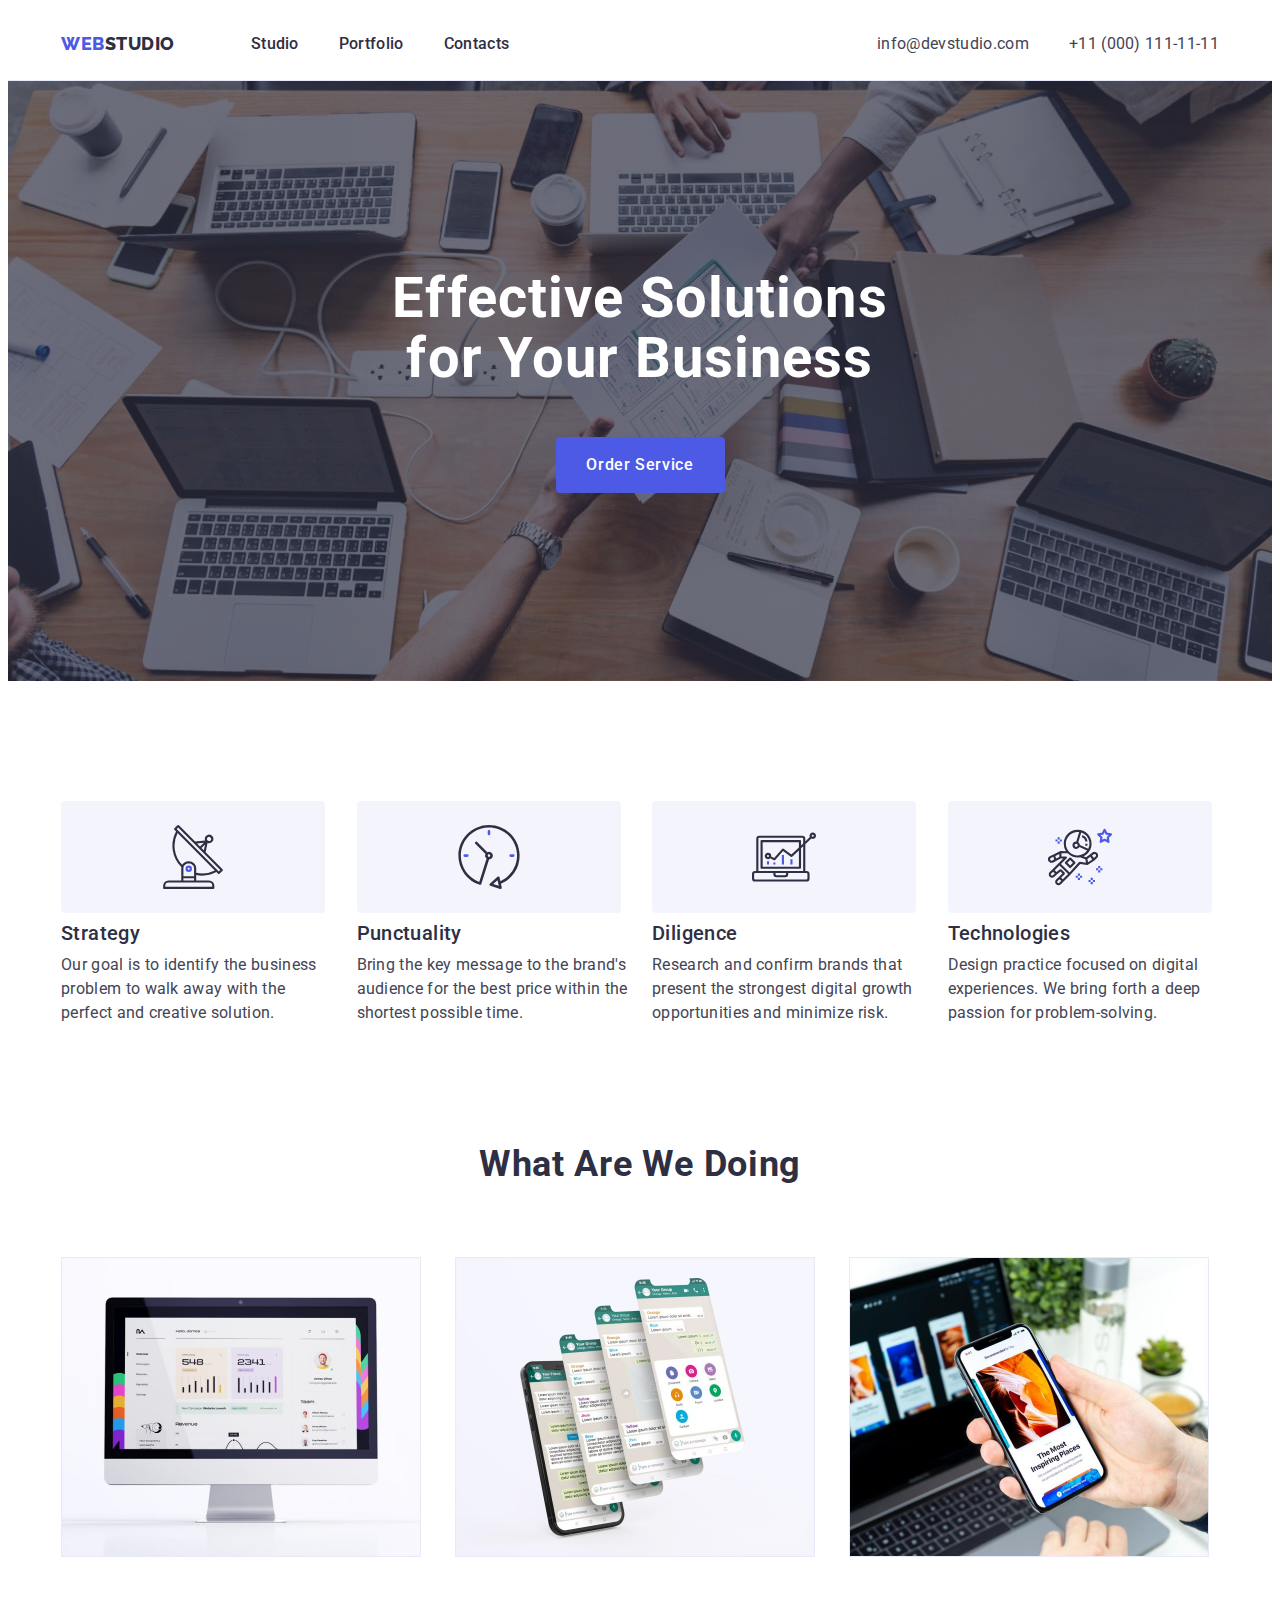
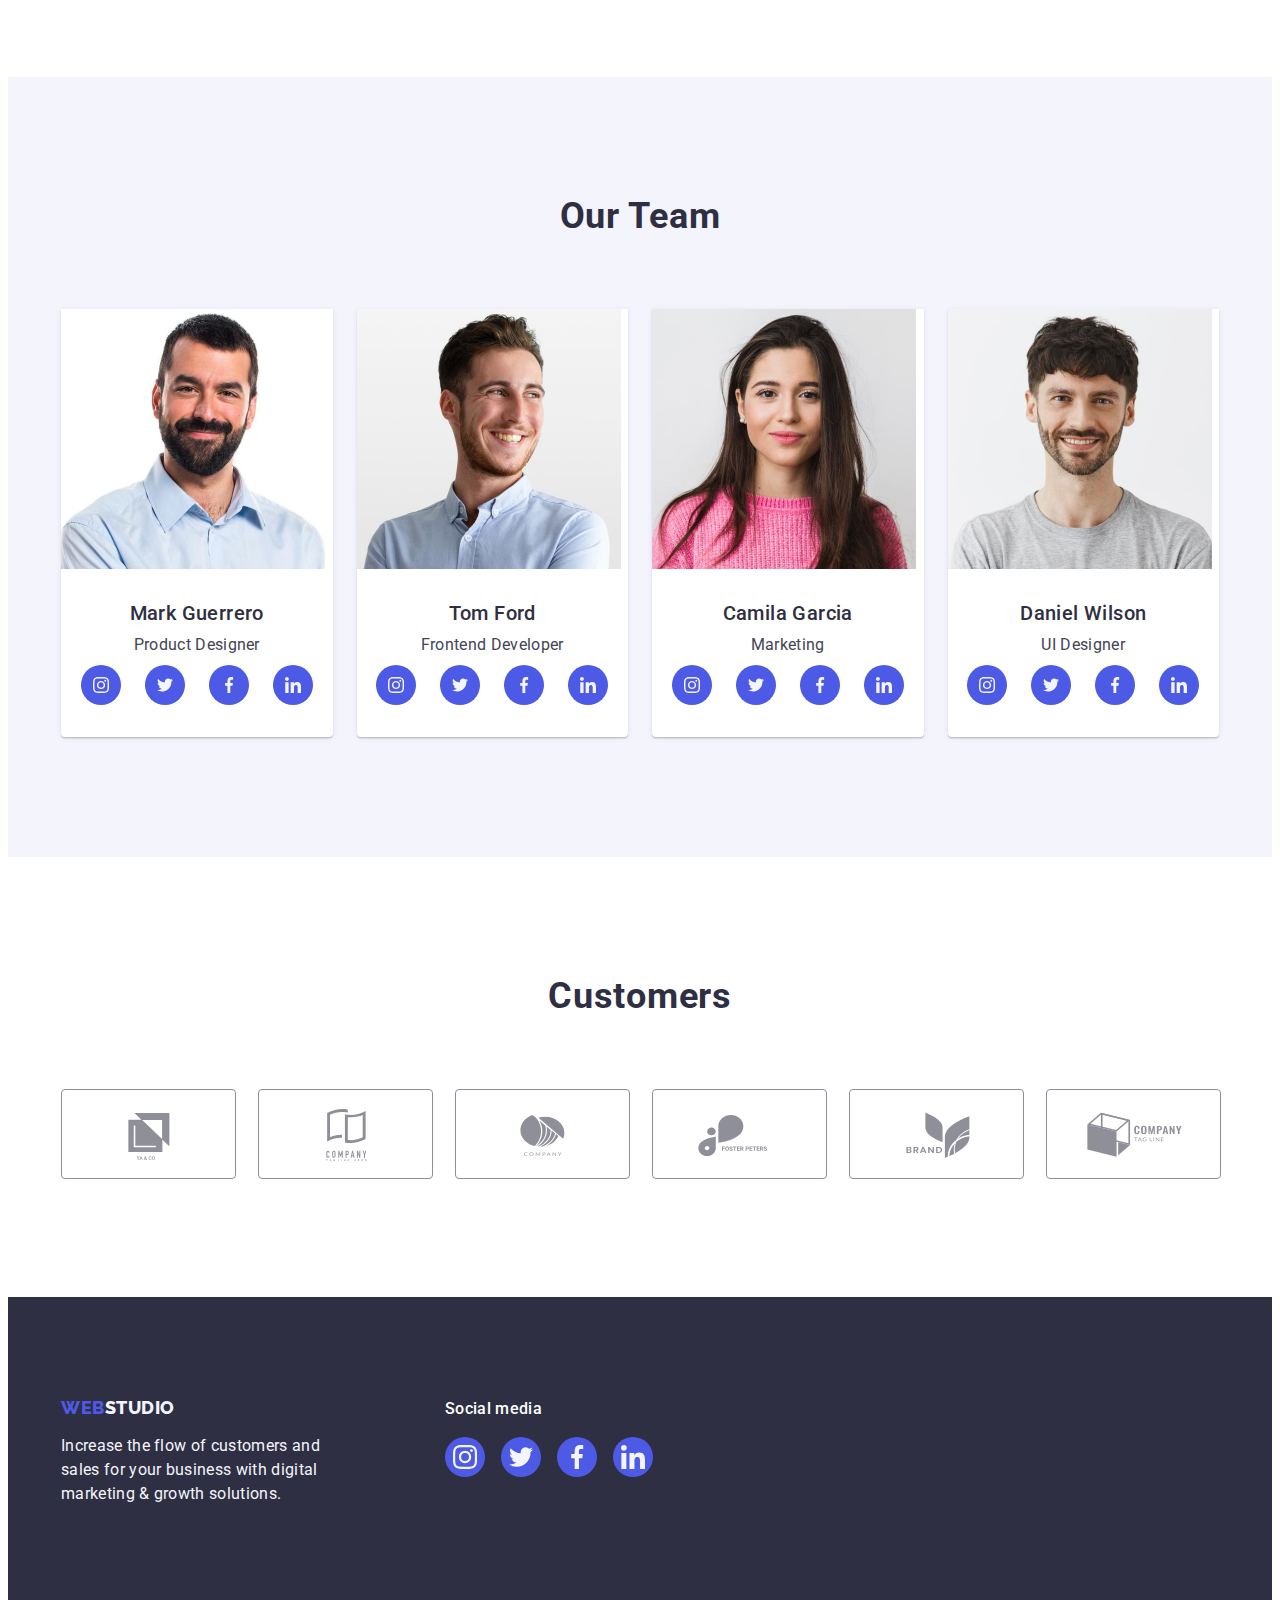
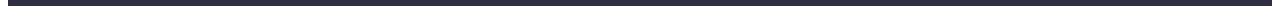
<file: index.html>
<!DOCTYPE html>
<html lang="en">

<head>
    <meta charset="UTF-8" />
    <meta http-equiv="X-UA-Compatible" content="IE=edge" />
    <meta name="viewport" content="width=device-width, initial-scale=1.0" />
    <link rel="preconnect" href="https://fonts.googleapis.com" />
    <link rel="preconnect" href="https://fonts.gstatic.com" crossorigin />
    <link href="https://fonts.googleapis.com/css2?family=Raleway:wght@800&family=Roboto:wght@400;500;700&display=swap"
        rel="stylesheet" />
    <title>Web Studio</title>
    <link rel="stylesheet" href="https://cdnjs.cloudflare.com/ajax/libs/modern-normalize/2.0.0/modern-normalize.min.css"
        integrity="sha512-4xo8blKMVCiXpTaLzQSLSw3KFOVPWhm/TRtuPVc4WG6kUgjH6J03IBuG7JZPkcWMxJ5huwaBpOpnwYElP/m6wg=="
        crossorigin="anonymous" referrerpolicy="no-referrer" />
    <link rel="stylesheet" href="./css/styles.css" />
</head>

<body>
    <header class="header">
        <div class="container header-container">
            <nav class="header-nav">
                <a href="./index.html" class="header-logo link">Web<span class="header-logo-dark">Studio</span></a>
                <ul class="header-menu list">
                    <li class="header-menu-item">
                        <a class="header-menu-link link current" href="./index.html">Studio</a>
                    </li>
                    <li class="header-menu-item">
                        <a href="./portfolio.html" class="header-menu-link link current">Portfolio</a>
                    </li>
                    <li class="header-menu-item">
                        <a href="" class="header-menu-link link current">Contacts</a>
                    </li>
                </ul>
            </nav>
            <address class="address">
                <ul class="address-list list">
                    <li class="address-list-item">
                        <a href="mailto:info@devstudio.com" class="address-list-link link">info@devstudio.com</a>
                    </li>
                    <li class="address-list-item">
                        <a href="tel:+110001111111" class="address-list-link link">+11 (000) 111-11-11</a>
                    </li>
                </ul>
            </address>
        </div>
    </header>

    <main>
        <section class="hero">
            <div class="container hero-container">
                <h1 class="hero-title">Effective Solutions for Your Business</h1>
                <button class="hero-button button-active" type="button" data-modal-open>
                    Order Service
                </button>
            </div>
        </section>
        <section class="points">
            <div class="container">
                <h2 class="visually-hidden">main points</h2>
                <ul class="points-list list">
                    <li class="points-list-item">
                        <div class="points-item-block">
                            <svg class="points-item-icon" width="64px" height="64px">
                                <use href="./images/icons.svg#icon-antenna-1"></use>
                            </svg>
                        </div>
                        <h3 class="points-list-item-title">Strategy</h3>
                        <p class="points-list-item-paragraph">
                            Our goal is to identify the business problem to walk away with
                            the perfect and creative solution.
                        </p>
                    </li>
                    <li class="points-list-item">
                        <div class="points-item-block">
                            <svg class="points-item-icon" width="64px" height="64px">
                                <use href="./images/icons.svg#icon-clock-1"></use>
                            </svg>
                        </div>
                        <h3 class="points-list-item-title">Punctuality</h3>
                        <p class="points-list-item-paragraph">
                            Bring the key message to the brand's audience for the best price
                            within the shortest possible time.
                        </p>
                    </li>
                    <li class="points-list-item">
                        <div class="points-item-block">
                            <svg class="points-item-icon" width="64px" height="64px">
                                <use href="./images/icons.svg#icon-diagram-1"></use>
                            </svg>
                        </div>
                        <h3 class="points-list-item-title">Diligence</h3>
                        <p class="points-list-item-paragraph">
                            Research and confirm brands that present the strongest digital
                            growth opportunities and minimize risk.
                        </p>
                    </li>
                    <li class="points-list-item">
                        <div class="points-item-block">
                            <svg class="points-item-icon" width="64px" height="64px">
                                <use href="./images/icons.svg#icon-astronaut-1"></use>
                            </svg>
                        </div>
                        <h3 class="points-list-item-title">Technologies</h3>
                        <p class="points-list-item-paragraph">
                            Design practice focused on digital experiences. We bring forth a
                            deep passion for problem-solving.
                        </p>
                    </li>
                </ul>
            </div>
        </section>
        <section class="doing">
            <div class="container">
                <h2 class="doing-title">What are we doing</h2>
                <ul class="doing-list list">
                    <li class="doing-list-item">
                        <img src="./images/screen.jpg" alt="monitor" width="360" height="300" />
                    </li>
                    <li class="doing-list-item">
                        <img src="./images/telephone.jpg" alt="mobile phone with alot of windows" width="360" height="300" />
                    </li>
                    <li class="doing-list-item">
                        <img src="./images/telephone2.jpg" alt="mobile phone in front of laptop" width="360" height="300" />
                    </li>
                </ul>
            </div>
        </section>
        <section class="team">
            <div class="container">
                <h2 class="team-title">Our Team</h2>
                <ul class="team-list list">
                    <li class="team-list-item">
                        <img src="./images/person_1.jpg" alt="Mark Guerrero photo" width="264" height="260" />
                        <div class="team-tex">
                            <h3 class="team-subtitle">Mark Guerrero</h3>
                            <p class="team-paragraph">Product Designer</p>
                        </div>
                        <div>
                            <ul class="team-list-soc list">
                                <li class="team-soc-item">
                                    <a href="" class="team-soc-link" target="_blank" aria-label="instagram">
                                        <span>
                                            <svg class="team-soc-icon" width="16px" height="16px">
                                                <use href="./images/icons.svg#icon-instagram-2"></use>
                                            </svg>
                                        </span>
                                    </a>
                                </li>
                                <li class="team-soc-item">
                                    <a href="" class="team-soc-link" target="_blank" aria-label="twitter">
                                        <span>
                                            <svg class="team-soc-icon" width="16px" height="16px">
                                                <use href="./images/icons.svg#icon-twitter-1"></use>
                                            </svg>
                                        </span>
                                    </a>
                                </li>
                                <li class="team-soc-item">
                                    <a href="" class="team-soc-link" target="_blank" aria-label="facebook">
                                        <span>
                                            <svg class="team-soc-icon" width="16px" height="16px">
                                                <use href="./images/icons.svg#icon-facebook-1"></use>
                                            </svg>
                                        </span>
                                    </a>
                                </li>
                                <li class="team-soc-item">
                                    <a href="" class="team-soc-link" target="_blank" aria-label="in">
                                        <span>
                                            <svg class="team-soc-icon" width="16px" height="16px">
                                                <use href="./images/icons.svg#icon-linkedin-1"></use>
                                            </svg>
                                        </span>
                                    </a>
                                </li>
                            </ul>
                        </div>
                    </li>
                    <li class="team-list-item">
                        <img src="./images/person_2.jpg" alt="Tom Ford photo" width="264" height="260" />
                        <div class="team-tex">
                            <h3 class="team-subtitle">Tom Ford</h3>
                            <p class="team-paragraph">Frontend Developer</p>
                        </div>
                        <div>
                            <ul class="team-list-soc list">
                                <li class="team-soc-item">
                                    <a href="" class="team-soc-link" target="_blank" aria-label="instagram">
                                        <span>
                                            <svg class="team-soc-icon" width="16px" height="16px">
                                                <use href="./images/icons.svg#icon-instagram-2"></use>
                                            </svg>
                                        </span>
                                    </a>
                                </li>
                                <li class="team-soc-item">
                                    <a href="" class="team-soc-link" target="_blank" aria-label="twitter">
                                        <span>
                                            <svg class="team-soc-icon" width="16px" height="16px">
                                                <use href="./images/icons.svg#icon-twitter-1"></use>
                                            </svg>
                                        </span>
                                    </a>
                                </li>
                                <li class="team-soc-item">
                                    <a href="" class="team-soc-link" target="_blank" aria-label="facebook">
                                        <span>
                                            <svg class="team-soc-icon" width="16px" height="16px">
                                                <use href="./images/icons.svg#icon-facebook-1"></use>
                                            </svg>
                                        </span>
                                    </a>
                                </li>
                                <li class="team-soc-item">
                                    <a href="" class="team-soc-link" target="_blank" aria-label="in">
                                        <span>
                                            <svg class="team-soc-icon" width="16px" height="16px">
                                                <use href="./images/icons.svg#icon-linkedin-1"></use>
                                            </svg>
                                        </span>
                                    </a>
                                </li>
                            </ul>
                        </div>
                    </li>
                    <li class="team-list-item">
                        <img src="./images/person_3.jpg" alt="Camila Garcia photo" width="264" height="260" />
                        <div class="team-tex">
                            <h3 class="team-subtitle">Camila Garcia</h3>
                            <p class="team-paragraph">Marketing</p>
                        </div>
                        <div>
                            <ul class="team-list-soc list">
                                <li class="team-soc-item">
                                    <a href="" class="team-soc-link" target="_blank" aria-label="instagram">
                                        <span>
                                            <svg class="team-soc-icon" width="16px" height="16px">
                                                <use href="./images/icons.svg#icon-instagram-2"></use>
                                            </svg>
                                        </span>
                                    </a>
                                </li>
                                <li class="team-soc-item">
                                    <a href="" class="team-soc-link" target="_blank" aria-label="twitter">
                                        <span>
                                            <svg class="team-soc-icon" width="16px" height="16px">
                                                <use href="./images/icons.svg#icon-twitter-1"></use>
                                            </svg>
                                        </span>
                                    </a>
                                </li>
                                <li class="team-soc-item">
                                    <a href="" class="team-soc-link" target="_blank" aria-label="facebook">
                                        <span>
                                            <svg class="team-soc-icon" width="16px" height="16px">
                                                <use href="./images/icons.svg#icon-facebook-1"></use>
                                            </svg>
                                        </span>
                                    </a>
                                </li>
                                <li class="team-soc-item">
                                    <a href="" class="team-soc-link" target="_blank" aria-label="in">
                                        <span>
                                            <svg class="team-soc-icon" width="16px" height="16px">
                                                <use href="./images/icons.svg#icon-linkedin-1"></use>
                                            </svg>
                                        </span>
                                    </a>
                                </li>
                            </ul>
                        </div>
                    </li>
                    <li class="team-list-item">
                        <img src="./images/person_4.jpg" alt="Daniel Wilson photo" width="264" height="260" />
                        <div class="team-tex">
                            <h3 class="team-subtitle">Daniel Wilson</h3>
                            <p class="team-paragraph">UI Designer</p>
                        </div>
                        <div>
                            <ul class="team-list-soc list">
                                <li class="team-soc-item">
                                    <a href="" class="team-soc-link" target="_blank" aria-label="instagram">
                                        <span>
                                            <svg class="team-soc-icon" width="16px" height="16px">
                                                <use href="./images/icons.svg#icon-instagram-2"></use>
                                            </svg>
                                        </span>
                                    </a>
                                </li>
                                <li class="team-soc-item">
                                    <a href="" class="team-soc-link" target="_blank" aria-label="twitter">
                                        <span>
                                            <svg class="team-soc-icon" width="16px" height="16px">
                                                <use href="./images/icons.svg#icon-twitter-1"></use>
                                            </svg>
                                        </span>
                                    </a>
                                </li>
                                <li class="team-soc-item">
                                    <a href="" class="team-soc-link" target="_blank" aria-label="facebook">
                                        <span>
                                            <svg class="team-soc-icon" width="16px" height="16px">
                                                <use href="./images/icons.svg#icon-facebook-1"></use>
                                            </svg>
                                        </span>
                                    </a>
                                </li>
                                <li class="team-soc-item">
                                    <a href="" class="team-soc-link" target="_blank" aria-label="in">
                                        <span>
                                            <svg class="team-soc-icon" width="16px" height="16px">
                                                <use href="./images/icons.svg#icon-linkedin-1"></use>
                                            </svg>
                                        </span>
                                    </a>
                                </li>
                            </ul>
                        </div>
                    </li>
                </ul>
            </div>
        </section>
        <section class="customers">
            <div class="container">
                <h2 class="customers-title">Customers</h2>
                <ul class="customers-list list">
                    <li class="customers-item">
                        <a href="" class="customers-link" target="_blank">
                            <svg class="customers-icon" width="104px" height="56px">
                                <use href="./images/icons.svg#icon-Logo-1"></use>
                            </svg>
                        </a>
                    </li>
                    <li class="customers-item">
                        <a href="" class="customers-link" target="_blank">
                            <svg class="customers-icon" width="104px" height="56px">
                                <use href="./images/icons.svg#icon-Logo-2"></use>
                            </svg>
                        </a>
                    </li>
                    <li class="customers-item">
                        <a href="" class="customers-link" target="_blank">
                            <svg class="customers-icon" width="104px" height="56px">
                                <use href="./images/icons.svg#icon-Logo-3"></use>
                            </svg>
                        </a>
                    </li>
                    <li class="customers-item">
                        <a href="" class="customers-link" target="_blank">
                            <svg class="customers-icon" width="104px" height="56px">
                                <use href="./images/icons.svg#icon-Logo-4"></use>
                            </svg>
                        </a>
                    </li>
                    <li class="customers-item">
                        <a href="" class="customers-link" target="_blank">
                            <svg class="customers-icon" width="104px" height="56px">
                                <use href="./images/icons.svg#icon-Logo-5"></use>
                            </svg>
                        </a>
                    </li>
                    <li class="customers-item">
                        <a href="" class="customers-link" target="_blank">
                            <svg class="customers-icon" width="104px" height="56px">
                                <use href="./images/icons.svg#icon-Logo-6"></use>
                            </svg>
                        </a>
                    </li>
                </ul>
            </div>
        </section>
    </main>

    <footer class="footer">
        <div class="container footer-container">
            <div>
                <a class="footer-logo link" href="./index.html">Web<span class="footer-logo-white">Studio</span></a>
                <p class="footer-paragraph">
                    Increase the flow of customers and sales for your business with
                    digital marketing & growth solutions.
                </p>
            </div>

            <div>
                <p class="footer-soc-paragraph">Social media</p>
                <ul class="footer-list-soc list">
                    <li class="footer-soc-item">
                        <a href="" class="footer-soc-link" target="_blank" aria-label="instagram">
                            <span>
                                <svg class="footer-soc-icon" width="24px" height="24px">
                                    <use href="./images/icons.svg#icon-instagram-2"></use>
                                </svg>
                            </span>
                        </a>
                    </li>
                    <li class="footer-soc-item">
                        <a href="" class="footer-soc-link" target="_blank" aria-label="twitter">
                            <span>
                                <svg class="footer-soc-icon" width="24px" height="24px">
                                    <use href="./images/icons.svg#icon-twitter-1"></use>
                                </svg>
                            </span>
                        </a>
                    </li>
                    <li class="footer-soc-item">
                        <a href="" class="footer-soc-link" target="_blank" aria-label="facebook">
                            <span>
                                <svg class="footer-soc-icon" width="24px" height="24px">
                                    <use href="./images/icons.svg#icon-facebook-1"></use>
                                </svg>
                            </span>
                        </a>
                    </li>
                    <li class="footer-soc-item">
                        <a href="" class="footer-soc-link" target="_blank" aria-label="in">
                            <span>
                                <svg class="footer-soc-icon" width="24px" height="24px">
                                    <use href="./images/icons.svg#icon-linkedin-1"></use>
                                </svg>
                            </span>
                        </a>
                    </li>
                </ul>
            </div>
        </div>
    </footer>
    <div class="backdrop is-hidden" data-modal>
        <div class="modal">
            <button type="button" class="modal-btn" data-modal-close>
                <svg class="icon-close-black" width="8px" height="8px">
                    <use href="./images/icons.svg#icon-close-black"></use>
                </svg>
            </button>
        </div>
    </div>
    <script src="./js/modal.js"></script>
</body>

</html>
</file>
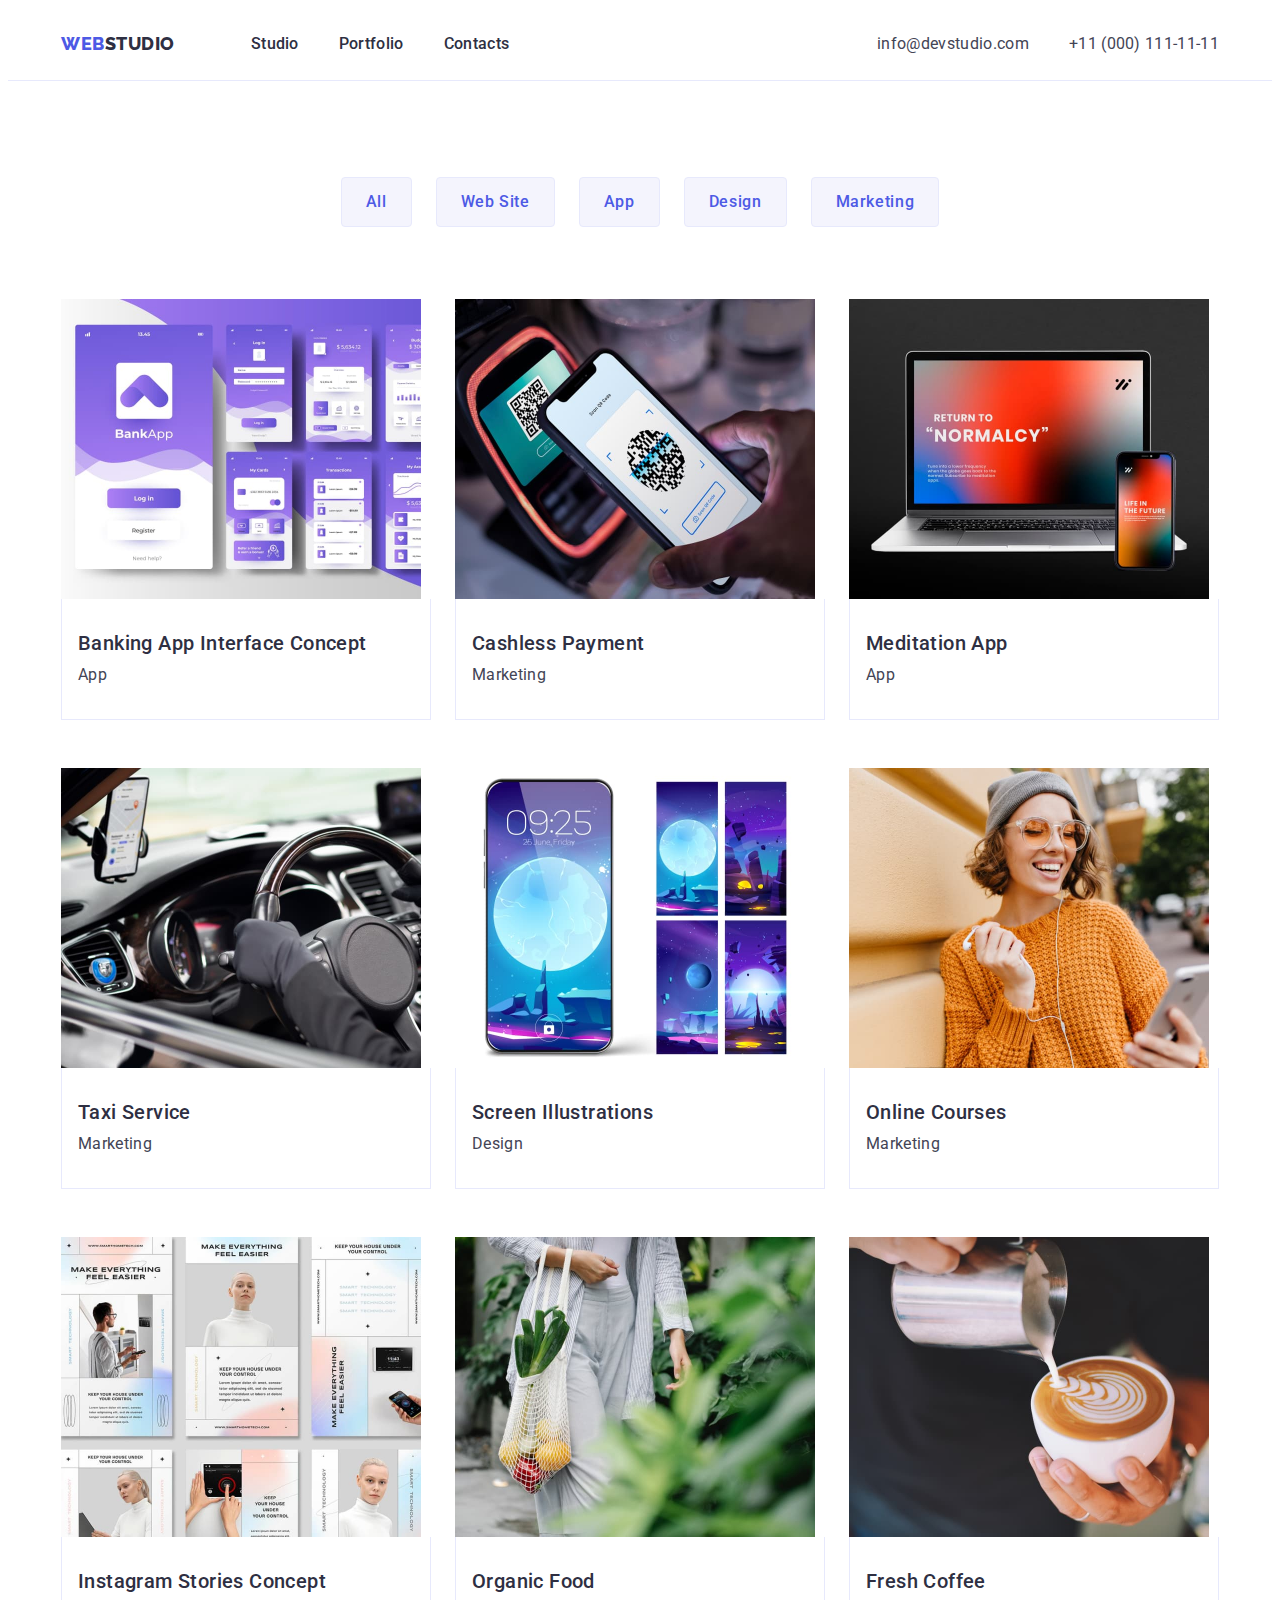
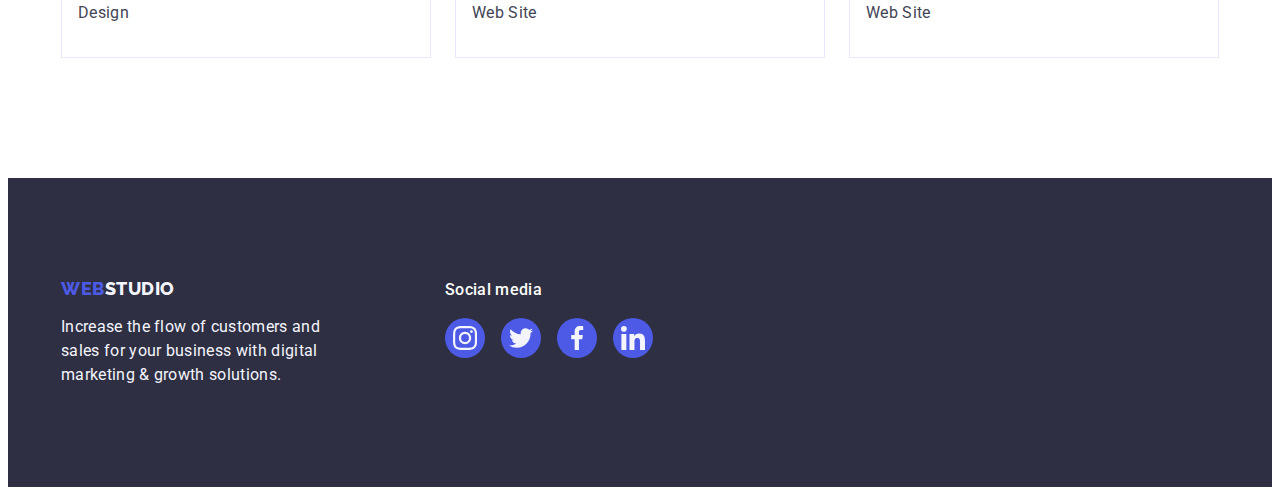
<file: portfolio.html>
<!DOCTYPE html>
<html lang="en">

<head>
    <meta charset="UTF-8" />
    <meta http-equiv="X-UA-Compatible" content="IE=edge" />
    <meta name="viewport" content="width=device-width, initial-scale=1.0" />
    <link rel="preconnect" href="https://fonts.googleapis.com" />
    <link rel="preconnect" href="https://fonts.gstatic.com" crossorigin />
    <link href="https://fonts.googleapis.com/css2?family=Raleway:wght@800&family=Roboto:wght@400;500;700&display=swap"
        rel="stylesheet" />
    <title>Web Studio</title>
    <link rel="stylesheet" href="https://cdnjs.cloudflare.com/ajax/libs/modern-normalize/2.0.0/modern-normalize.min.css"
        integrity="sha512-4xo8blKMVCiXpTaLzQSLSw3KFOVPWhm/TRtuPVc4WG6kUgjH6J03IBuG7JZPkcWMxJ5huwaBpOpnwYElP/m6wg=="
        crossorigin="anonymous" referrerpolicy="no-referrer" />
    <link rel="stylesheet" href="./css/styles.css" />
</head>

<body>
    <header class="header">
        <div class="container header-container">
            <nav class="header-nav">
                <a href="./index.html" class="header-logo link">Web<span class="header-logo-dark">Studio</span></a>
                <ul class="header-menu list">
                    <li class="header-menu-item">
                        <a class="header-menu-link link" href="./index.html">Studio</a>
                    </li>
                    <li class="header-menu-item">
                        <a href="./portfolio.html" class="header-menu-link link current">Portfolio</a>
                    </li>
                    <li class="header-menu-item">
                        <a href="" class="header-menu-link link">Contacts</a>
                    </li>
                </ul>
            </nav>
            <address class="address">
                <ul class="address-list list">
                    <li class="address-list-item">
                        <a href="mailto:info@devstudio.com" class="address-list-link link">info@devstudio.com</a>
                    </li>
                    <li class="address-list-item">
                        <a href="tel:+110001111111" class="address-list-link link">+11 (000) 111-11-11</a>
                    </li>
                </ul>
            </address>
        </div>
    </header>
    <main>
        <section class="portfolio">
            <div class="container">
                <h1 class="visually-hidden">Portfolio</h1>
                <!-- button list -->
                <ul class="button-list list">
                    <li>
                        <button type="button" class="button-list-item button-active">
                            All
                        </button>
                    </li>
                    <li>
                        <button type="button" class="button-list-item button-active">
                            Web Site
                        </button>
                    </li>
                    <li>
                        <button type="button" class="button-list-item button-active">
                            App
                        </button>
                    </li>
                    <li>
                        <button type="button" class="button-list-item button-active">
                            Design
                        </button>
                    </li>
                    <li>
                        <button type="button" class="button-list-item button-active">
                            Marketing
                        </button>
                    </li>
                </ul>

                <!-- portfolio list -->
                <ul class="portfolio-list list">
                    <li class="portfolio-link">
                        <a class="link img-link" href="">
                            <div class="photo-cover-block">
                                <img src="./images/Bank-app.jpg" alt="Banking App Interface" width="360"
                                    height="300" />
                                <div class="portfolio-cover-block">
                                    <p class="portfolio-cover-paragraph">
                                        14 Stylish and User-Friendly App Design Concepts · Task
                                        Manager App · Calorie Tracker App · Exotic Fruit Ecommerce
                                        App · Cloud Storage App
                                    </p>
                                </div>
                            </div>
                            <div class="portfolio-tex">
                                <h2 class="portfolio-link-title">
                                    Banking App Interface Concept
                                </h2>
                                <p class="portfolio-link-paragraph">App</p>
                            </div>
                        </a>
                    </li>
                    <li class="portfolio-link">
                        <a class="link img-link" href="">
                            <div class="photo-cover-block">
                                <img src="./images/QR.jpg" alt="Cashless Payment" width="360"
                                    height="300" />
                                <div class="portfolio-cover-block">
                                    <p class="portfolio-cover-paragraph">
                                        14 Stylish and User-Friendly App Design Concepts · Task
                                        Manager App · Calorie Tracker App · Exotic Fruit Ecommerce
                                        App · Cloud Storage App
                                    </p>
                                </div>
                            </div>
                            <div class="portfolio-tex">
                                <h2 class="portfolio-link-title">Cashless Payment</h2>
                                <p class="portfolio-link-paragraph">Marketing</p>
                            </div>
                        </a>
                    </li>
                    <li class="portfolio-link">
                        <a class="link img-link" href="">
                            <div class="photo-cover-block">
                                <img src="./images/Med-app.jpg" alt="Meditation App" width="360" height="300" />
                                <div class="portfolio-cover-block">
                                    <p class="portfolio-cover-paragraph">
                                        14 Stylish and User-Friendly App Design Concepts · Task
                                        Manager App · Calorie Tracker App · Exotic Fruit Ecommerce
                                        App · Cloud Storage App
                                    </p>
                                </div>
                            </div>
                            <div class="portfolio-tex">
                                <h2 class="portfolio-link-title">Meditation App</h2>
                                <p class="portfolio-link-paragraph">App</p>
                            </div>
                        </a>
                    </li>

                    <li class="portfolio-link">
                        <a class="link img-link" href="">
                            <div class="photo-cover-block">
                                <img src="./images/taxi-service.jpg" alt="Taxi Service" width="360" height="300" />
                                <div class="portfolio-cover-block">
                                    <p class="portfolio-cover-paragraph">
                                        14 Stylish and User-Friendly App Design Concepts · Task
                                        Manager App · Calorie Tracker App · Exotic Fruit Ecommerce
                                        App · Cloud Storage App
                                    </p>
                                </div>
                            </div>
                            <div class="portfolio-tex">
                                <h2 class="portfolio-link-title">Taxi Service</h2>
                                <p class="portfolio-link-paragraph">Marketing</p>
                            </div>
                        </a>
                    </li>
                    <li class="portfolio-link">
                        <a class="link img-link" href="">
                            <div class="photo-cover-block">
                                <img src="./images/Screen-illustration.jpg" alt="Screen Illustrations" width="360"
                                    height="300" />
                                <div class="portfolio-cover-block">
                                    <p class="portfolio-cover-paragraph">
                                        14 Stylish and User-Friendly App Design Concepts · Task
                                        Manager App · Calorie Tracker App · Exotic Fruit Ecommerce
                                        App · Cloud Storage App
                                    </p>
                                </div>
                            </div>
                            <div class="portfolio-tex">
                                <h2 class="portfolio-link-title">Screen Illustrations</h2>
                                <p class="portfolio-link-paragraph">Design</p>
                            </div>
                        </a>
                    </li>
                    <li class="portfolio-link">
                        <a class="link img-link" href="">
                            <div class="photo-cover-block">
                                <img src="./images/online-course.jpg" alt="Online Courses" width="360" height="300" />
                                <div class="portfolio-cover-block">
                                    <p class="portfolio-cover-paragraph">
                                        14 Stylish and User-Friendly App Design Concepts · Task
                                        Manager App · Calorie Tracker App · Exotic Fruit Ecommerce
                                        App · Cloud Storage App
                                    </p>
                                </div>
                            </div>
                            <div class="portfolio-tex">
                                <h2 class="portfolio-link-title">Online Courses</h2>
                                <p class="portfolio-link-paragraph">Marketing</p>
                            </div>
                        </a>
                    </li>

                    <li class="portfolio-link">
                        <a class="link img-link" href="">
                            <div class="photo-cover-block">
                                <img src="./images/instagram-stories.jpg" alt="Instagram Stories Concept" width="360"
                                    height="300" />
                                <div class="portfolio-cover-block">
                                    <p class="portfolio-cover-paragraph">
                                        14 Stylish and User-Friendly App Design Concepts · Task
                                        Manager App · Calorie Tracker App · Exotic Fruit Ecommerce
                                        App · Cloud Storage App
                                    </p>
                                </div>
                            </div>
                            <div class="portfolio-tex">
                                <h2 class="portfolio-link-title">
                                    Instagram Stories Concept
                                </h2>
                                <p class="portfolio-link-paragraph">Design</p>
                            </div>
                        </a>
                    </li>
                    <li class="portfolio-link">
                        <a class="link img-link" href="">
                            <div class="photo-cover-block">
                                <img src="./images/Organic-food.jpg" alt="Organic Food" width="360" height="300" />
                                <div class="portfolio-cover-block">
                                    <p class="portfolio-cover-paragraph">
                                        14 Stylish and User-Friendly App Design Concepts · Task
                                        Manager App · Calorie Tracker App · Exotic Fruit Ecommerce
                                        App · Cloud Storage App
                                    </p>
                                </div>
                            </div>
                            <div class="portfolio-tex">
                                <h2 class="portfolio-link-title">Organic Food</h2>
                                <p class="portfolio-link-paragraph">Web Site</p>
                            </div>
                        </a>
                    </li>
                    <li class="portfolio-link">
                        <a class="link img-link" href="">
                            <div class="photo-cover-block">
                                <img src="./images/coffee.jpg" alt="Fresh Coffee" width="360" height="300" />
                                <div class="portfolio-cover-block">
                                    <p class="portfolio-cover-paragraph">
                                        14 Stylish and User-Friendly App Design Concepts · Task
                                        Manager App · Calorie Tracker App · Exotic Fruit Ecommerce
                                        App · Cloud Storage App
                                    </p>
                                </div>
                            </div>
                            <div class="portfolio-tex">
                                <h2 class="portfolio-link-title">Fresh Coffee</h2>
                                <p class="portfolio-link-paragraph">Web Site</p>
                            </div>
                        </a>
                    </li>
                </ul>
            </div>
        </section>
    </main>

    <footer class="footer">
        <div class="container footer-container">
            <div>
                <a class="footer-logo link" href="./index.html">Web<span class="footer-logo-white">Studio</span></a>
                <p class="footer-paragraph">
                    Increase the flow of customers and sales for your business with
                    digital marketing & growth solutions.
                </p>
            </div>

            <div>
                <p class="footer-soc-paragraph">Social media</p>
                <ul class="footer-list-soc list">
                    <li class="footer-soc-item">
                        <a href="" class="footer-soc-link" target="_blank" aria-label="instagram">
                            <span>
                                <svg class="footer-soc-icon" width="24px" height="24px">
                                    <use href="./images/icons.svg#icon-instagram-2"></use>
                                </svg>
                            </span>
                        </a>
                    </li>
                    <li class="footer-soc-item">
                        <a href="" class="footer-soc-link" target="_blank" aria-label="twitter">
                            <span>
                                <svg class="footer-soc-icon" width="24px" height="24px">
                                    <use href="./images/icons.svg#icon-twitter-1"></use>
                                </svg>
                            </span>
                        </a>
                    </li>
                    <li class="footer-soc-item">
                        <a href="" class="footer-soc-link" target="_blank" aria-label="facebook">
                            <span>
                                <svg class="footer-soc-icon" width="24px" height="24px">
                                    <use href="./images/icons.svg#icon-facebook-1"></use>
                                </svg>
                            </span>
                        </a>
                    </li>
                    <li class="footer-soc-item">
                        <a href="" class="footer-soc-link" target="_blank" aria-label="in">
                            <span>
                                <svg class="footer-soc-icon" width="24px" height="24px">
                                    <use href="./images/icons.svg#icon-linkedin-1"></use>
                                </svg>
                            </span>
                        </a>
                    </li>
                </ul>
            </div>
        </div>
    </footer>
</body>

</html>
</file>
<file: css/styles.css>
:root {
    --iris: #4d5ae5;
    --ocean: #404bbf;
    --navy-blue: #2e2f42;
    --green: #31d0aa;
    --slate: #434455;
    --lite-slate: #8e8f99;
    --corn-flower: #e7e9fc;
    --cloud: #f4f4fd;
    --white: #ffffff;
    --dairy: #fcfcfc;
    --navy-blue-modal: rgba(46, 47, 66, 0.4);
    --transition: 250ms cubic-bezier(0.4, 0, 0.2, 1);
}

body {
    font-family: "Roboto", sans-serif;
    color: var(--slate);
    background-color: var(--white);
}

p,
h1,
h2,
h3,
h4,
h5,
h6 {
    margin-top: 0;
    margin-bottom: 0;
}

ul {
    margin-top: 0;
    margin-bottom: 0;
    padding-left: 0;
}

img {
    display: block;
    max-width: 100%;
    height: auto;
}

main {
    flex-grow: 1;
}

.link {
    text-decoration: none;
    transition: color var(--transition);
}

.link:is(:hover, :focus) {
    color: var(--ocean);
}

.list {
    list-style-type: none;
}

/* header------------ */

.container {
    width: 100%;
    max-width: 1158px;
    padding: 0 15px 0 15px;
    margin: 0 auto;
}

header {
    border-bottom: 1px solid #e7e9fc;
}

.header-container {
    display: flex;
}

.header-nav {
    display: flex;
    flex-grow: 1;
    align-items: center;
}

.header-logo {
    font-family: "Raleway", sans-serif;
    font-weight: 800;
    font-size: 18px;
    line-height: 1.17;
    letter-spacing: 0.03em;
    text-transform: uppercase;
    color: var(--iris);
    margin-right: 76px;
}

.header-logo-dark {
    color: var(--navy-blue);
}

.header-menu {
    display: flex;
    gap: 40px;
}

.header-menu-link {
    padding: 24px 0;
    font-weight: 500;
    font-size: 16px;
    line-height: 1.5;
    letter-spacing: 0.02em;
    color: var(--navy-blue);
    display: block;
    padding-top: 24px;
    padding-bottom: 24px;
    transition: color var(--transition);
}

.current {
    position: relative;
}

.current:hover::after {
    content: "";
    position: absolute;
    left: 0;
    bottom: -1px;
    width: 100%;
    height: 4px;
    background: var(--ocean);
    border-radius: 2px;
}

.address {
    font-style: normal;
}

.address-list {
    display: flex;
    gap: 40px;
}

.address-list-link {
    font-size: 16px;
    line-height: 1.5;
    letter-spacing: 0.02em;
    color: var(--slate);
    display: block;
    padding-top: 24px;
    padding-bottom: 24px;
    transition: color var(--transition);
}

/* --------main--------------- */

/** hero---- */
.hero {
    padding: 188px 0;
    background-image: linear-gradient(rgba(46, 47, 66, 0.7),
            rgba(46, 47, 66, 0.7)),
        url(../images/people-office.jpg);
    background-repeat: no-repeat;
    background-position: center;
    background-size: 1440px;
}

.hero-container {}

.hero-title {
    display: block;
    text-align: center;
    font-size: 56px;
    line-height: 1.07;
    letter-spacing: 0.02em;
    color: var(--white);
    max-width: 496px;
    margin-left: auto;
    margin-right: auto;
    margin-bottom: 48px;
}

.hero-button {
    font-family: "Roboto", sans-serif;
    font-weight: 500;
    font-size: 16px;
    line-height: 1.5;
    letter-spacing: 0.04em;
    color: var(--white);
    background: var(--iris);
    border: #4d5ae5;
    text-align: center;
    border-radius: 4px;
    display: block;
    min-width: 169px;
    height: 56px;
    border: none;
    margin: 0 auto;
    transition: background-color var(--transition);
}

/** points---- */
.points {
    padding: 120px 0;
}

.visually-hidden {
    position: absolute;
    width: 1px;
    height: 1px;
    margin: -1px;
    border: 0;
    padding: 0;
    white-space: nowrap;
    clip-path: inset(100%);
    clip: rect(0 0 0 0);
    overflow: hidden;
}

.points-list {
    display: flex;
    gap: 24px;
}

.points-list-item {
    width: calc((100% - 72px) / 4);
}

.points-item-block {
    width: 264px;
    height: 112px;
    border-radius: 4px;
    background-color: var(--cloud);
    margin-bottom: 8px;
    display: flex;
    align-items: center;
    justify-content: center;
}

/* .points-list-item::before {
  content: "";
  display: block;
  width: 264px;
  height: 112px;
  border-radius: 4px;
  background: var(--cloud);
  margin-bottom: 8px;
} */
.points-list-item-title {
    font-weight: 500;
    font-size: 20px;
    line-height: 1.2;
    letter-spacing: 0.02em;
    color: var(--navy-blue);
    margin-bottom: 8px;
}

.points-list-item-paragraph {
    font-size: 16px;
    line-height: 1.5;
    letter-spacing: 0.02em;
}

/** doing---- */
.doing {
    padding-bottom: 120px;
}

.doing-list {
    display: flex;
    gap: 24px;
}

.doing-list-item {
    width: calc((100% - 48px) / 3);
}

.doing-title {
    font-size: 36px;
    line-height: 1.11;
    letter-spacing: 0.02em;
    text-transform: capitalize;
    color: var(--navy-blue);
    text-align: center;
    margin: 0 auto;
    margin-bottom: 72px;
}

/** our team---- */
.team {
    background-color: var(--cloud);
    margin: 0 auto;
    padding: 120px 0;
}

.team-title {
    font-size: 36px;
    line-height: 1.11;
    letter-spacing: 0.02em;
    text-transform: capitalize;
    color: var(--navy-blue);
    text-align: center;
    margin-bottom: 72px;
    margin-left: auto;
    margin-right: auto;
}

.team-list {
    display: flex;
    gap: 24px;
}

.team-list-item {
    background-color: var(--white);
    width: calc((100% - 72px) / 4);
    border-radius: 0px 0px 4px 4px;
    box-shadow: 0px 1px 6px rgba(46, 47, 66, 0.08),
        0px 1px 1px rgba(46, 47, 66, 0.16), 0px 2px 1px rgba(46, 47, 66, 0.08);
}

.team-tex {
    padding: 32px 16px 8px 16px;
}

.team-subtitle {
    font-family: "Roboto";
    font-style: normal;
    font-weight: 500;
    font-size: 20px;
    line-height: 1.2;
    letter-spacing: 0.02em;
    color: var(--navy-blue);
    margin-bottom: 8px;
    text-align: center;
}

.team-paragraph {
    font-family: "Roboto";
    font-style: normal;
    font-weight: 400;
    font-size: 16px;
    line-height: 1.5;
    letter-spacing: 0.02em;
    text-align: center;
}

.team-list-soc {
    display: flex;
    align-items: center;
    justify-content: center;
    gap: 24px;
    padding-bottom: 32px;
}

.team-soc-item {}

.team-soc-link {}

.team-soc-link span {
    display: flex;
    align-items: center;
    justify-content: center;
    width: 40px;
    height: 40px;
    background-color: var(--iris);
    border-radius: 50%;
    transition: background-color var(--transition);
}

.team-soc-link span:hover {
    background-color: var(--green);
}

.team-soc-icon {
    fill: var(--cloud);
}

/* customers---------------- */
.customers {
    background-color: var(--white);
    margin: 0 auto;
    padding: 120px 0;
}

.customers-title {
    font-size: 36px;
    line-height: 1.11;
    letter-spacing: 0.02em;
    text-transform: capitalize;
    color: var(--navy-blue);
    text-align: center;
    margin-bottom: 72px;
    margin-left: auto;
    margin-right: auto;
}

.customers-list {
    display: flex;
    gap: 24px;
}

.customers-item {
    width: calc((100% - 120px) / 6);
    height: 88px;
}

.customers-link {
    width: 100%;
    height: 100%;
    border: 1px solid var(--lite-slate);
    border-radius: 4px;
    background-color: var(--white);
    display: flex;
    align-items: center;
    justify-content: center;
    color: var(--lite-slate);
    transition: color var(--transition), border-color var(--transition);
}

.customers-icon {
    fill: currentColor;
}

.customers-link:hover {
    border: 1px solid var(--ocean);
    color: var(--ocean);
}

/* main portfolio---------------- */
.portfolio {
    padding-top: 96px;
    padding-bottom: 120px;
}

/** button list--- */
.button-list {
    display: flex;
    justify-content: center;
    align-items: center;
    gap: 24px;
    margin-bottom: 72px;
}

.button-list-item {
    font-family: "Roboto", sans-serif;
    font-weight: 500;
    font-size: 16px;
    line-height: 1.5;
    letter-spacing: 0.04em;
    color: var(--iris);
    background: var(--cloud);
    padding: 12px 24px;
    border-radius: 4px;
    border: 1px solid #e7e9fc;
    transition: box-shadow var(--transition);
}

.button-list-item:is(:hover, :focus) {
    box-shadow: 0px 3px 1px rgba(0, 0, 0, 0.1), 0px 2px 1px rgba(0, 0, 0, 0.08),
        0px 2px 2px rgba(0, 0, 0, 0.12);
}

.button-active:is(:hover, :focus) {
    background: var(--ocean);
    color: var(--white);
    border: 1px solid transparent;
}

.button-active {
    cursor: pointer;
    transition: background-color var(--transition), color var(--transition);
}

/* portfolio list----- */

.portfolio-list {
    display: flex;
    column-gap: 24px;
    row-gap: 48px;
    flex-wrap: wrap;
}

.portfolio-link {
    width: calc((100% - 48px) / 3);
    padding-left: 0;
    transition: box-shadow var(--transition);
}

.portfolio-link:hover {
    box-shadow: 0px 1px 6px rgba(46, 47, 66, 0.08),
        0px 1px 1px rgba(46, 47, 66, 0.16), 0px 2px 1px rgba(46, 47, 66, 0.08);
}

.portfolio-link:hover .portfolio-cover-block {
    transform: translate(0);
}

.portfolio-tex {
    padding: 32px 16px;
    border: 1px solid var(--corn-flower);
    border-top: none;
}

.portfolio-link-title {
    font-weight: 500;
    font-size: 20px;
    line-height: 1.2;
    letter-spacing: 0.02em;
    color: var(--navy-blue);
    margin-bottom: 8px;
    text-align: left;
}

.portfolio-link-paragraph {
    font-size: 16px;
    line-height: 1.5;
    letter-spacing: 0.02em;
    color: var(--slate);
    text-align: left;
}

.photo-cover-block {
    position: relative;
    overflow: hidden;
}

.portfolio-cover-block {
    position: absolute;
    background-color: var(--iris);
    height: 100%;
    top: 0;
    left: 0;
    padding: 40px 32px;
    transform: translateY(100%);
    transition: transform var(--transition);
}

.portfolio-cover-paragraph {
    font-size: 16px;
    line-height: 1.5;
    letter-spacing: 0.02em;
    color: var(--cloud);
}

/* footer--------------------- */
.footer {
    background-color: var(--navy-blue);
    padding-top: 100px;
    padding-bottom: 100px;
}

.footer-container {
    display: flex;
    gap: 120px;
}

.footer-logo {
    font-family: "Raleway", sans-serif;
    font-weight: 800;
    font-size: 18px;
    line-height: 1.17;
    letter-spacing: 0.03em;
    text-transform: uppercase;
    color: var(--iris);
    display: flex;
    margin-bottom: 16px;
    display: inline-block;
}

.footer-logo-white {
    color: var(--cloud);
}

.footer-paragraph {
    font-size: 16px;
    line-height: 1.5;
    letter-spacing: 0.02em;
    color: var(--cloud);
    max-width: 264px;
}

.footer-soc-paragraph {
    font-weight: 500;
    font-size: 16px;
    line-height: 1.5;
    letter-spacing: 0.02em;
    color: var(--white);
    margin-bottom: 16px;
}

.footer-list-soc {
    display: flex;
    gap: 16px;
}

.footer-soc-item {
    width: 40px;
    height: 40px;
}

.footer-soc-link span {
    display: flex;
    align-items: center;
    justify-content: center;
    width: 100%;
    height: 100%;
    background-color: var(--iris);
    border-radius: 50%;
    transition: background-color var(--transition);
}

.footer-soc-link span:hover {
    background-color: var(--green);
}

.footer-soc-icon {
    fill: var(--cloud);
}

.team-soc-item {}

.backdrop {
    position: fixed;
    top: 0;
    z-index: 2;
    width: 100vw;
    height: 100vh;
    background-color: var(--navy-blue-modal);
    transition: opacity var(--transition), visibility var(--transition);
}

.modal {
    position: absolute;
    top: 50%;
    left: 50%;
    transform: translate(-50%, -50%) scale(1);
    transition: transform var(--transition);
    width: 408px;
    min-height: 584px;
    background-color: var(--dairy);
    box-shadow: 0px 1px 1px rgba(0, 0, 0, 0.14), 0px 1px 3px rgba(0, 0, 0, 0.12),
        0px 2px 1px rgba(0, 0, 0, 0.2);
    border-radius: 4px;
}

.backdrop.is-hidden .modal {
    transform: translate(-50%, -50%) scale(0);
}

.modal-btn {
    position: absolute;
    right: 24px;
    top: 24px;
    width: 24px;
    height: 24px;
    border: 1px solid rgba(0, 0, 0, 0.1);
    border-radius: 50%;
    background-color: var(--corn-flower);
    cursor: pointer;
}

.is-hidden {
    visibility: hidden;
    opacity: 0;
    pointer-events: none;
}
</file>
